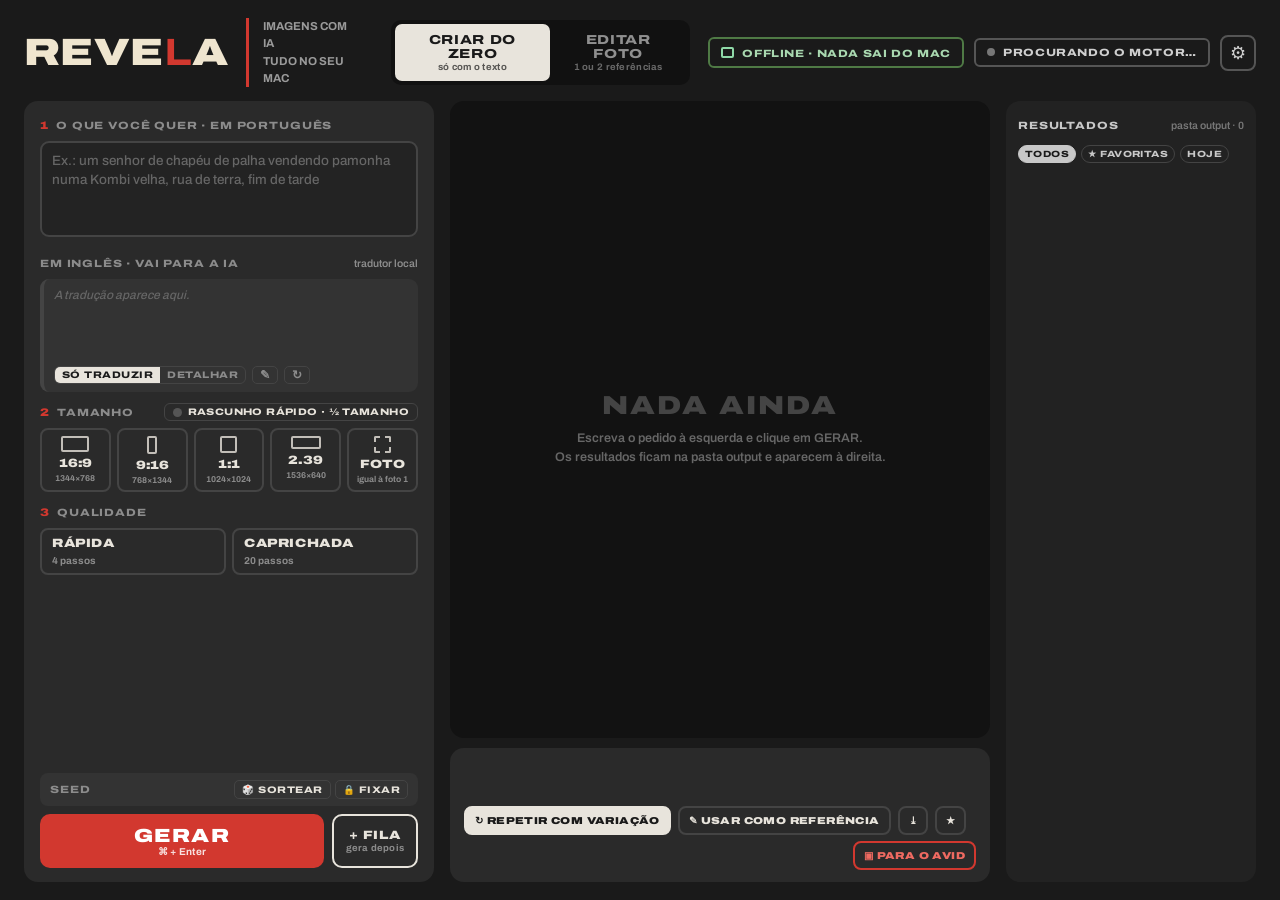
<file: ui/index.html>
<!doctype html>
<html lang="pt-BR">
<head>
  <meta charset="utf-8">
  <title>Revela</title>
  <link rel="stylesheet" href="style.css">
</head>
<body>

<header class="topo">
  <div class="logo">REVE<b>L</b>A</div>
  <div class="sub">IMAGENS COM IA<br>TUDO NO SEU MAC</div>
  <nav class="modos">
    <button id="mCriar" class="on">CRIAR DO ZERO<small>só com o texto</small></button>
    <button id="mEditar">EDITAR FOTO<small>1 ou 2 referências</small></button>
  </nav>
  <div class="direita">
    <div class="selo cadeado" title="O Revela só conversa com o próprio Mac (127.0.0.1). O ComfyUI roda em modo offline.">OFFLINE · NADA SAI DO MAC</div>
    <button class="selo" id="selo"><i></i><span id="seloTxt">PROCURANDO O MOTOR…</span></button>
    <button class="engr" id="engr" title="Ajustes e pastas">⚙</button>
  </div>
</header>

<main>
  <!-- ESQUERDA: o pedido -->
  <section class="cartao painel">
    <div class="bloco so-editar oculto" id="blocoFotos">
      <div class="cab"><span class="n">1</span><span class="rot">Fotos de referência</span><span class="dica">arraste, clique ou ⌘V</span></div>
      <div class="refs">
        <div class="ref vazia" data-slot="0"></div>
        <div class="ref vazia" data-slot="1"></div>
      </div>
    </div>

    <div class="bloco">
      <div class="cab"><span class="n" data-n="pedido">1</span><span class="rot">O que você quer · em português</span></div>
      <textarea class="pt" id="pt" spellcheck="true" placeholder="Ex.: um senhor de chapéu de palha vendendo pamonha numa Kombi velha, rua de terra, fim de tarde"></textarea>
      <div class="chips" id="chips"></div>
    </div>

    <div class="bloco">
      <div class="cab"><span class="rot">Em inglês · vai para a IA</span><span class="dica" id="tradDica">tradutor local</span></div>
      <div class="ingles" id="ingles">
        <textarea id="en" readonly placeholder="A tradução aparece aqui."></textarea>
        <div class="termos" id="termos"></div>
        <div class="barra">
          <div class="seg" id="segTrad"><span data-m="traduzir" class="on">SÓ TRADUZIR</span><span data-m="detalhar">DETALHAR</span></div>
          <button class="mini" id="btEditarEn" title="Editar o inglês à mão">✎</button>
          <button class="mini" id="btRetraduzir" title="Traduzir de novo">↻</button>
          <span class="aprov" id="aprov"></span>
        </div>
      </div>
    </div>

    <div class="bloco">
      <div class="cab"><span class="n" data-n="tam">2</span><span class="rot">Tamanho</span>
        <button class="tecla mini-t" id="rascunho" title="Metade da largura e da altura: bem mais rápido, para testar a ideia"><span class="led"></span>RASCUNHO RÁPIDO · ½ TAMANHO</button>
      </div>
      <div class="tamanhos" id="tamanhos">
        <button class="tam" data-t="169"><span class="fig" style="width:28px;height:16px"></span><b>16:9</b><small>1344×768</small></button>
        <button class="tam" data-t="916"><span class="fig" style="width:10px;height:18px"></span><b>9:16</b><small>768×1344</small></button>
        <button class="tam" data-t="11"><span class="fig" style="width:17px;height:17px"></span><b>1:1</b><small>1024×1024</small></button>
        <button class="tam" data-t="239"><span class="fig" style="width:30px;height:12.5px"></span><b>2.39</b><small>1536×640</small></button>
        <button class="tam" data-t="foto"><span class="fig" style="width:17px;height:17px;border-style:dashed"></span><b>FOTO</b><small id="tamFoto">igual à foto 1</small></button>
      </div>
    </div>

    <div class="bloco">
      <div class="cab"><span class="n" data-n="qual">3</span><span class="rot">Qualidade</span></div>
      <div class="qualid">
        <button class="q" data-q="rapida"><b>RÁPIDA</b><small id="estRapida">4 passos</small></button>
        <button class="q" data-q="caprichada"><b>CAPRICHADA</b><small id="estCaprichada">20 passos</small></button>
      </div>
    </div>

    <div class="rodape">
      <div class="seed">
        <span class="rot">Seed</span><span class="num" id="seed" title="Clique para digitar um seed"></span>
        <div class="acoes"><button id="sSortear" title="Um seed novo a cada imagem">🎲 SORTEAR</button><button id="sFixar" title="Manter este seed">🔒 FIXAR</button></div>
      </div>
      <div class="botoes">
        <button class="gerar" id="gerar">GERAR<small>⌘ + Enter</small></button>
        <button class="fila" id="btFila">+ FILA<small>gera depois</small></button>
      </div>
    </div>
  </section>

  <!-- CENTRO: o resultado -->
  <section class="centro">
    <div class="visor" id="visor">
      <div class="canto" id="canto"></div>
      <div class="canto2" id="canto2"></div>
      <div class="vazio-visor" id="vazioVisor">
        <b>NADA AINDA</b>
        <span>Escreva o pedido à esquerda e clique em GERAR.<br>Os resultados ficam na pasta output e aparecem à direita.</span>
      </div>
      <img id="imgVisor" class="oculto" alt="">
      <div class="etapas-visor oculto" id="etapas"></div>
      <button class="antes oculto" id="btAntes" title="Segure para ver a foto 1 (antes)">⇆ ANTES</button>
      <div class="progresso oculto" id="progresso">
        <div class="l1">
          <div class="tempo" id="pTempo">0:00</div>
          <div class="txt"><b id="pEtapa">PREPARANDO</b><br><span id="pSub"></span></div>
          <button class="cancelar" id="btCancelar">✕ CANCELAR</button>
        </div>
        <div class="trilho"><i id="pBarra"></i><span class="marcas" id="pMarcas"></span></div>
      </div>
    </div>

    <div class="info" id="info">
      <div class="dados" id="dados"></div>
      <div class="acoes2" id="acoes">
        <button class="ac forte" id="btVariar" title="Mesmo pedido, outro seed">↻ REPETIR COM VARIAÇÃO</button>
        <button class="ac" id="btUsar" title="Usar este resultado como foto 1 (editar em etapas)">✎ USAR COMO REFERÊNCIA</button>
        <button class="ac" id="btCarregar" title="Carregar o pedido, o tamanho e o seed desta imagem (para refazer igual)">⤓</button>
        <button class="ac" id="btFav" title="Favorita">★</button>
        <div class="dir avid">
          <button class="ac verm" id="btAvid" title="Cópia 1920×1080 em PNG na pasta output/Para o Avid">▣ PARA O AVID</button>
          <div class="menu oculto" id="menuAvid">
            <button data-p="1"><b>PREENCHER</b><small>corta as sobras, sem tarja</small></button>
            <button data-p="0"><b>ENCAIXAR</b><small>imagem inteira, com tarja preta</small></button>
          </div>
        </div>
      </div>
    </div>
  </section>

  <!-- DIREITA: galeria da pasta output -->
  <aside class="galeria">
    <div class="cab"><span class="rot">Resultados</span><button class="dica" id="abrirOutput" title="Abrir a pasta output">pasta output · <span id="nGal">0</span></button></div>
    <div class="filtro" id="filtro"><button data-f="todos" class="on">TODOS</button><button data-f="fav">★ FAVORITAS</button><button data-f="hoje">HOJE</button></div>
    <div class="fila-lista oculto" id="filaLista"></div>
    <div class="grade" id="grade"></div>
  </aside>
</main>

<!-- ajustes -->
<div class="fundo-modal oculto" id="modal">
  <div class="modal">
    <div class="cab"><span class="rot">Ajustes</span><button class="fechar" id="fecharModal">✕</button></div>
    <div class="linhas" id="ajustes"></div>
    <p class="creditos">Motor: <b>ComfyUI</b> (GPL-3.0) · Modelos: <b>FLUX.2 [klein] 4B</b>, Black Forest Labs (Apache 2.0) ·
      Tradutor: <b>Qwen3 4B Instruct</b> (Apache 2.0) no <b>llama.cpp</b> (MIT). Tudo roda neste Mac.</p>
  </div>
</div>

<!-- primeira abertura: instalar o motor, os modelos e o tradutor -->
<div class="instalacao oculto" id="instalacao">
  <div class="inst-cartao">
    <div class="rot">Primeira abertura</div>
    <h2>PREPARAR ESTE MAC</h2>
    <p id="instTexto"></p>
    <dl class="inst-info" id="instInfo"></dl>
    <div class="inst-progresso oculto" id="instProgresso">
      <div class="inst-passo"><b id="instPasso"></b><span id="instN"></span></div>
      <div class="trilho"><i id="instBarra"></i></div>
      <small>Pode fechar o Revela e abrir depois: o que já baixou é aproveitado.</small>
    </div>
    <div class="inst-msg" id="instMsg"></div>
    <div class="inst-botoes">
      <button class="gerar" id="btInstalar">INSTALAR<small id="instTam"></small></button>
      <button class="ac" id="btInstLog">VER O REGISTRO</button>
    </div>
  </div>
</div>

<div class="aviso oculto" id="aviso"></div>

<script src="app.js"></script>
</body>
</html>
</file>
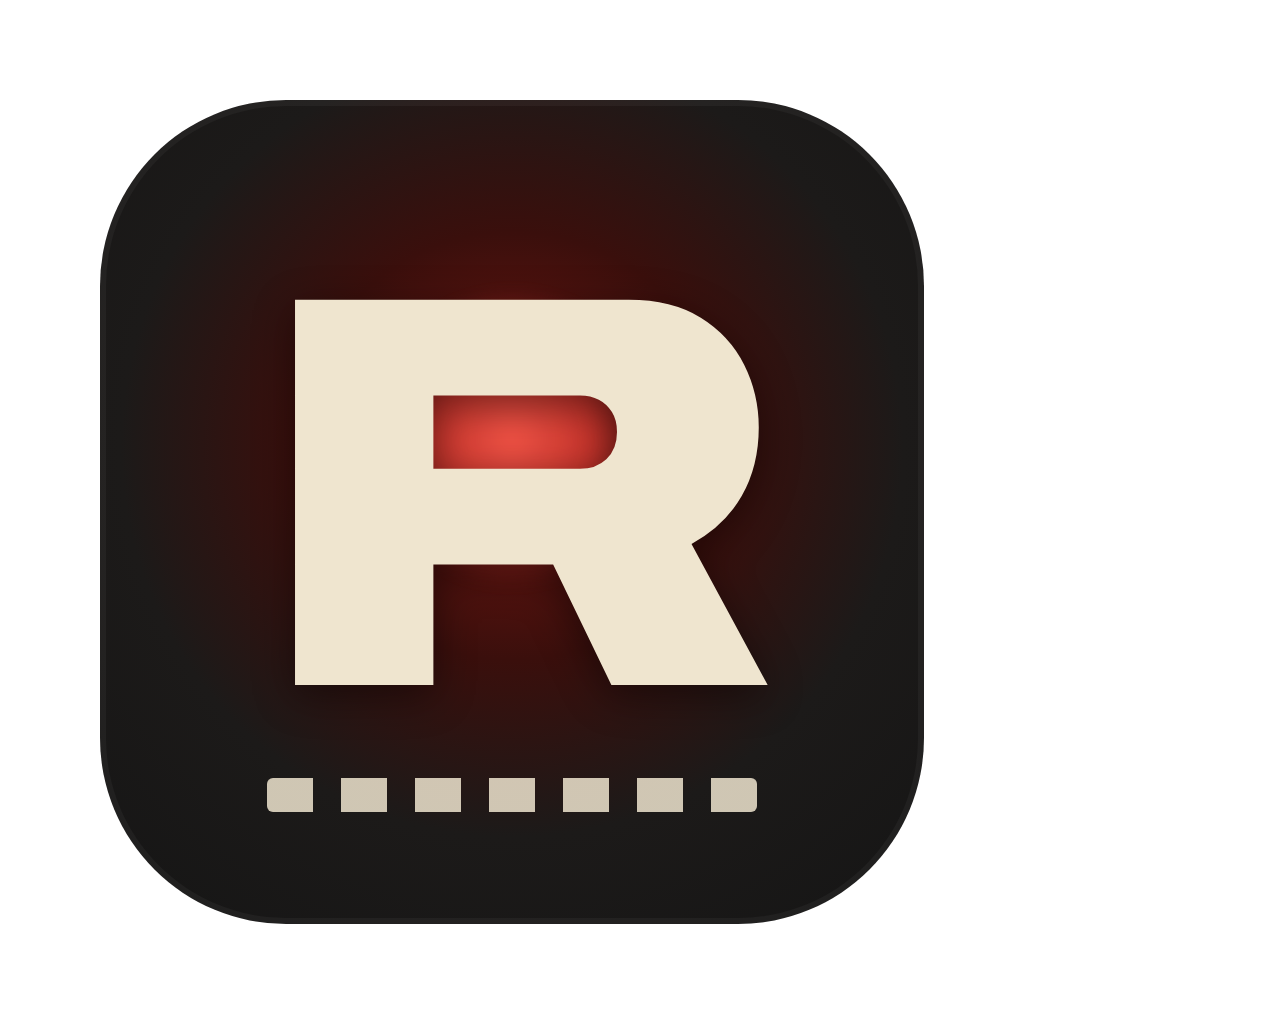
<file: docs/icone/icone.html>
<!doctype html><html><head><meta charset="utf-8"><style>
@font-face { font-family: "Archivo"; src: url("archivo.woff2") format("woff2"); font-weight: 100 900; font-stretch: 62% 125%; }
html,body{margin:0;width:1024px;height:1024px;background:transparent;overflow:hidden}
.q{position:absolute;left:100px;top:100px;width:824px;height:824px;border-radius:186px;overflow:hidden;
  background:radial-gradient(circle at 50% 42%, #7a1712 0%, #3a0f0c 34%, #1c1a19 62%, #151515 100%);
  box-shadow: inset 0 0 0 6px rgba(255,255,255,.04)}
.luz{position:absolute;left:50%;top:41%;width:300px;height:300px;margin:-150px 0 0 -150px;border-radius:50%;
  background:radial-gradient(circle, #ff5a4c 0%, #d2382f 38%, rgba(210,56,47,0) 70%);filter:blur(8px);opacity:.9}
.r{position:absolute;left:0;right:0;top:118px;text-align:center;font-family:Archivo;font-weight:900;font-stretch:125%;
  font-size:560px;line-height:1;color:#efe5cf;letter-spacing:-.02em;text-shadow:0 10px 40px rgba(0,0,0,.45)}
.faixa{position:absolute;left:167px;width:490px;bottom:112px;height:34px;border-radius:6px;
  background:repeating-linear-gradient(90deg,#efe5cf 0 46px,transparent 46px 74px);opacity:.85}
</style></head><body><div class="q"><div class="luz"></div><div class="r">R</div><div class="faixa"></div></div></body></html>
</file>
<file: ui/style.css>
@font-face {
  font-family: "Archivo";
  src: url("fonts/archivo.woff2") format("woff2");
  font-weight: 100 900;
  font-stretch: 62% 125%;
}
/* tema "sala de cor": cinza neutro, para julgar a cor da imagem sem nada colorido em volta */
:root {
  --papel: #2a2a2a; --papel2: #333333; --papel3: #232323; --tinta: #e8e4dc; --fundo: #1a1a1a;
  --cinza: #8c8c8c; --linha: #444444; --visor: #121212; --sub: #9a9a9a; --galeria: #222222; --galtxt: #c8c8c8;
  --verm: #d2382f; --ok: #4f7a45; --ambar: #c9902e; --creme: #efe5cf;
}
* { box-sizing: border-box; margin: 0; padding: 0; }
html, body { height: 100%; }
body { background: var(--fundo); font-family: Archivo, sans-serif; color: var(--tinta); padding: 18px 24px;
  display: flex; flex-direction: column; overflow: hidden; user-select: none; -webkit-user-select: none; }
body.arrastando .refs .ref { outline: 3px dashed var(--verm); outline-offset: -3px; }
button { font: inherit; color: inherit; background: none; border: 0; cursor: pointer; text-align: inherit; }
button:disabled { opacity: .4; cursor: default; }
.oculto { display: none !important; }
.rot { font-size: 10.5px; font-weight: 800; color: var(--cinza); font-stretch: 125%; letter-spacing: .08em; text-transform: uppercase; }

/* topo */
.topo { display: flex; align-items: center; gap: 18px; margin-bottom: 14px; flex: none; }
.logo { font-stretch: 125%; font-weight: 900; font-size: 38px; color: var(--creme); letter-spacing: .01em; }
.logo b { color: var(--verm); }
.sub { border-left: 3px solid var(--verm); padding-left: 14px; color: var(--sub); font-size: 11.5px; font-weight: 700; line-height: 1.5; }
.modos { display: flex; margin-left: 14px; background: #111; border-radius: 10px; padding: 4px; }
.modos button { padding: 9px 18px; border-radius: 7px; font-size: 13px; font-weight: 800; color: #8f8f8f; font-stretch: 125%; letter-spacing: .05em; text-align: center; }
.modos button.on { background: var(--tinta); color: #1a1a1a; }
.modos button small { display: block; font-size: 9.5px; font-weight: 700; letter-spacing: .03em; opacity: .7; font-stretch: 100%; margin-top: 1px; }
.direita { margin-left: auto; display: flex; gap: 10px; align-items: center; }
.selo { border: 2px solid #555; color: #cfcfcf; font-size: 10.5px; font-weight: 800; padding: 7px 11px; border-radius: 6px; font-stretch: 125%; letter-spacing: .06em; white-space: nowrap; }
.selo i { display: inline-block; width: 8px; height: 8px; border-radius: 50%; background: #777; margin-right: 8px; }
.selo.ligado i { background: #7fbf72; }
.selo.ligando i { background: var(--ambar); animation: pisca .8s infinite alternate; }
.selo.erro { border-color: var(--verm); color: #f0b3ae; }
.selo.erro i { background: var(--verm); }
.selo.cadeado { border-color: #4f7a45; color: #a9d8b0; cursor: default; }
.selo.cadeado::before { content: ""; display: inline-block; width: 9px; height: 7px; border: 2px solid #8fd9a8; border-radius: 2px; margin-right: 8px; position: relative; top: 1px; }
@keyframes pisca { to { opacity: .25; } }
.engr { width: 36px; height: 36px; border-radius: 8px; border: 2px solid #555; color: #cfcfcf; font-size: 18px; display: grid; place-items: center; }

main { flex: 1; min-height: 0; display: grid; grid-template-columns: 410px minmax(0, 1fr) 250px; gap: 16px; }
.cartao { background: var(--papel); border-radius: 14px; min-height: 0; }

/* painel esquerdo */
.painel { display: flex; flex-direction: column; padding: 14px 16px; gap: 10px; overflow-y: auto; }
.bloco { display: flex; flex-direction: column; gap: 6px; }
.cab { display: flex; align-items: center; gap: 8px; min-height: 20px; }
.cab .n { color: var(--verm); font-weight: 900; font-size: 11px; font-stretch: 125%; }
.cab .dica { margin-left: auto; font-size: 10.5px; color: var(--cinza); font-weight: 600; white-space: nowrap; }

.refs { display: grid; grid-template-columns: 1fr 1fr; gap: 8px; }
.ref { height: 92px; border-radius: 9px; position: relative; overflow: hidden; background: var(--papel2); cursor: pointer; }
.ref img { width: 100%; height: 100%; object-fit: cover; display: block; }
.ref .tag { position: absolute; left: 6px; top: 6px; background: rgba(20,20,20,.85); color: var(--creme); font-size: 9.5px; font-weight: 800; padding: 3px 6px; border-radius: 4px; font-stretch: 125%; letter-spacing: .05em; }
.ref .x { position: absolute; right: 6px; top: 5px; background: rgba(20,20,20,.85); color: var(--creme); width: 20px; height: 20px; border-radius: 50%; font-size: 11px; display: grid; place-items: center; text-align: center; }
.ref .de { position: absolute; left: 6px; bottom: 6px; background: var(--verm); color: #fff; font-size: 9px; font-weight: 800; padding: 2px 6px; border-radius: 4px; }
.ref .dim { position: absolute; right: 6px; bottom: 6px; background: rgba(20,20,20,.85); color: #bbb; font-size: 9px; font-weight: 700; padding: 2px 5px; border-radius: 4px; }
.ref.vazia { border: 2px dashed var(--linha); background: transparent; display: flex; flex-direction: column; align-items: center; justify-content: center; text-align: center; color: var(--cinza); font-size: 11px; font-weight: 700; line-height: 1.35; gap: 3px; }
.ref.vazia b { font-size: 22px; font-weight: 400; line-height: 1; }
.ref.vazia span { font-weight: 600; font-size: 10.5px; }
.ref.alvo { outline: 3px solid var(--verm) !important; }

textarea { width: 100%; border-radius: 9px; border: 2px solid var(--linha); background: var(--papel3); font: inherit; color: var(--tinta); font-size: 13.5px; font-weight: 600; line-height: 1.42; padding: 8px 10px; resize: none; outline: none; user-select: text; -webkit-user-select: text; }
textarea:focus { border-color: #666; }
textarea::placeholder { color: #666; font-weight: 500; }
.pt { height: 96px; }
body.criar .pt { height: 150px; }
.chips { display: flex; flex-wrap: wrap; gap: 5px; }
.chip { font-size: 9.5px; font-weight: 800; border: 1.5px solid var(--linha); border-radius: 20px; padding: 2px 7px; color: var(--tinta); font-stretch: 112%; letter-spacing: .02em; white-space: nowrap; }
.chip.on { background: var(--tinta); color: #1a1a1a; border-color: var(--tinta); }
.chip.mais { color: var(--cinza); border-style: dashed; }

.ingles { background: var(--papel2); border-radius: 9px; padding: 8px 10px 8px; border-left: 4px solid var(--linha); }
.ingles.em-dia { border-left-color: var(--ok); }
.ingles.velho, .ingles.traduzindo { border-left-color: var(--ambar); }
.ingles textarea { background: transparent; border: 0; padding: 0; font-size: 12px; line-height: 1.42; font-weight: 500; font-style: italic; height: 66px; color: var(--tinta); }
.ingles textarea:not([readonly]) { font-style: normal; background: var(--papel3); padding: 4px 6px; border-radius: 5px; }
.ingles.traduzindo textarea { opacity: .45; }
.termos { display: flex; flex-wrap: wrap; gap: 4px; margin-top: 4px; }
.termos span { font-size: 9.5px; font-weight: 700; color: var(--cinza); font-style: italic; }
.ingles .barra { white-space: nowrap; display: flex; align-items: center; gap: 6px; margin-top: 6px; }
.seg { display: flex; border: 1.5px solid var(--linha); border-radius: 6px; overflow: hidden; }
.seg span { font-size: 9.5px; font-weight: 800; padding: 3px 7px; font-stretch: 125%; letter-spacing: .05em; color: var(--cinza); cursor: pointer; }
.seg span.on { background: var(--tinta); color: #1a1a1a; }
.mini { font-size: 12px; font-weight: 800; color: var(--cinza); padding: 1px 7px; border-radius: 5px; border: 1.5px solid var(--linha); }
.mini.on { background: var(--tinta); color: #1a1a1a; }
.aprov { margin-left: auto; font-size: 10px; font-weight: 800; color: #fff; padding: 4px 8px; border-radius: 5px; font-stretch: 125%; letter-spacing: .05em; }
.aprov.em-dia { background: var(--ok); }
.aprov.velho { background: var(--ambar); color: #1a1a1a; }
.aprov.traduzindo { background: #555; }
.aprov.editado { background: #555; }

.tamanhos { display: grid; grid-template-columns: repeat(5, 1fr); gap: 6px; }
.tam { border: 2px solid var(--linha); border-radius: 8px; padding: 6px 2px 5px; display: flex; flex-direction: column; align-items: center; gap: 4px; text-align: center; }
.tam .fig { border: 2px solid currentColor; border-radius: 2px; opacity: .8; }
.tam b { font-size: 12px; font-weight: 900; font-stretch: 125%; }
.tam small { font-size: 8.5px; font-weight: 700; color: var(--cinza); white-space: nowrap; }
.tam.on { background: var(--tinta); color: #1a1a1a; border-color: var(--tinta); }
.tam.on small { color: #555; }
.tecla { white-space: nowrap; display: flex; align-items: center; gap: 8px; border: 2px solid var(--linha); border-radius: 8px; padding: 7px 10px; font-size: 11px; font-weight: 800; font-stretch: 125%; letter-spacing: .04em; }
.tecla.mini-t { margin-left: auto; padding: 3px 8px; font-size: 9.5px; border-width: 1.5px; border-radius: 6px; gap: 6px; }
.tecla .led { width: 9px; height: 9px; border-radius: 50%; background: #555; }
.tecla.on .led { background: var(--ambar); box-shadow: 0 0 6px var(--ambar); }

.qualid { display: grid; grid-template-columns: 1fr 1fr; gap: 6px; }
.q { border: 2px solid var(--linha); border-radius: 8px; padding: 6px 10px; }
.q b { display: block; font-size: 12px; font-weight: 900; font-stretch: 125%; letter-spacing: .05em; }
.q small { font-size: 10px; font-weight: 700; color: var(--cinza); }
.q.on { background: var(--tinta); color: #1a1a1a; border-color: var(--tinta); }
.q.on small { color: #555; }

.rodape { margin-top: auto; display: flex; flex-direction: column; gap: 8px; padding-top: 4px; }
.seed { display: flex; align-items: center; gap: 8px; background: var(--papel2); border-radius: 8px; padding: 7px 10px; }
.seed .num { cursor: text; font-size: 15px; font-weight: 800; font-variant-numeric: tabular-nums; letter-spacing: .02em; }
.seed input { width: 150px; font: inherit; font-size: 15px; font-weight: 800; background: var(--papel3); color: var(--tinta); border: 1.5px solid var(--linha); border-radius: 5px; padding: 1px 5px; outline: none; }
.seed .acoes { margin-left: auto; display: flex; gap: 4px; }
.seed .acoes button { white-space: nowrap; font-size: 9.5px; font-weight: 800; border: 1.5px solid var(--linha); border-radius: 5px; padding: 3px 7px; font-stretch: 125%; letter-spacing: .05em; }
.seed .acoes button.on { background: var(--tinta); color: #1a1a1a; border-color: var(--tinta); }
.botoes { display: flex; gap: 8px; }
.gerar { flex: 1; background: var(--verm); color: #fff; border-radius: 10px; padding: 11px; font-size: 19px; font-weight: 900; font-stretch: 125%; letter-spacing: .08em; text-align: center; }
.gerar small { display: block; font-size: 10px; font-weight: 700; letter-spacing: .03em; opacity: .85; font-stretch: 100%; }
.gerar.ocupado { background: #6e3f39; cursor: default; }
.fila { border: 2px solid var(--tinta); border-radius: 10px; padding: 10px 12px; font-size: 12px; font-weight: 900; font-stretch: 125%; letter-spacing: .06em; text-align: center; line-height: 1.2; }
.fila small { display: block; font-size: 9.5px; font-weight: 700; letter-spacing: .02em; font-stretch: 100%; color: var(--cinza); }

/* visor central */
.centro { display: flex; flex-direction: column; gap: 10px; min-height: 0; }
.visor { flex: 1; min-height: 0; background: var(--visor); border-radius: 14px; position: relative; display: flex; align-items: center; justify-content: center; overflow: hidden; padding: 40px 22px 22px; }
.visor img { max-width: 100%; max-height: 100%; object-fit: contain; display: block; border-radius: 3px; }
.visor img.previa { filter: saturate(1.1); }
.visor .canto { z-index: 2; position: absolute; left: 16px; top: 14px; font-size: 10px; font-weight: 800; color: #a0a0a0; font-stretch: 125%; letter-spacing: .08em; display: flex; gap: 8px; align-items: center; }
.visor .canto .pisca { width: 8px; height: 8px; border-radius: 50%; background: var(--verm); animation: pisca .8s infinite alternate; }
.visor .canto2 { z-index: 2; position: absolute; right: 16px; top: 14px; font-size: 10px; font-weight: 800; color: #777; font-stretch: 125%; letter-spacing: .06em; }
.vazio-visor { text-align: center; color: #666; display: flex; flex-direction: column; gap: 10px; }
.vazio-visor b { font-size: 26px; font-weight: 900; font-stretch: 125%; color: #444; letter-spacing: .08em; }
.vazio-visor span { font-size: 12.5px; font-weight: 600; line-height: 1.5; }
.antes { position: absolute; right: 16px; bottom: 16px; z-index: 2; background: rgba(20,20,20,.85); border: 1.5px solid #555; color: #ddd; font-size: 10px; font-weight: 800; padding: 6px 10px; border-radius: 6px; font-stretch: 125%; letter-spacing: .06em; }
.etapas-visor { position: absolute; left: 16px; bottom: 16px; z-index: 2; display: flex; gap: 6px; align-items: center; background: rgba(20,20,20,.85); padding: 5px; border-radius: 8px; }
.etapas-visor button { display: flex; flex-direction: column; align-items: center; gap: 2px; font-size: 8.5px; font-weight: 800; color: #bbb; font-stretch: 112%; letter-spacing: .04em; }
.etapas-visor img { width: 44px; height: 30px; object-fit: cover; border-radius: 3px; border: 2px solid transparent; }
.etapas-visor button.atual img { border-color: var(--verm); }
.etapas-visor .seta { color: #777; font-weight: 900; font-size: 11px; }

.progresso { z-index: 3; position: absolute; left: 50%; bottom: 24px; transform: translateX(-50%); width: 540px; background: var(--creme); color: #34312d; border-radius: 12px; padding: 14px 16px; box-shadow: 0 10px 34px rgba(0,0,0,.55); }
.progresso .l1 { display: flex; align-items: center; gap: 14px; }
.progresso .tempo { font-size: 38px; font-weight: 900; font-stretch: 125%; line-height: .9; font-variant-numeric: tabular-nums; min-width: 120px; }
.progresso .txt { white-space: nowrap; font-size: 11px; font-weight: 700; color: #8a8273; line-height: 1.4; overflow: hidden; text-overflow: ellipsis; }
.progresso .txt b { color: #34312d; font-stretch: 125%; letter-spacing: .05em; font-size: 11.5px; text-transform: uppercase; }
.progresso .cancelar { white-space: nowrap; margin-left: auto; border: 2px solid #34312d; border-radius: 8px; padding: 8px 12px; font-size: 12px; font-weight: 900; font-stretch: 125%; letter-spacing: .06em; }
.trilho { height: 10px; background: #d9cdb2; border-radius: 5px; margin-top: 12px; overflow: hidden; position: relative; }
.trilho i { position: absolute; left: 0; top: 0; bottom: 0; width: 0; background: var(--verm); border-radius: 5px; }
.trilho .marcas { position: absolute; inset: 0; }

.info { background: var(--papel); border-radius: 14px; padding: 12px 14px; display: flex; flex-direction: column; gap: 10px; flex: none; }
.info.vazia .acoes2 button, .info.vazia .acoes2 .avid { visibility: hidden; }
.dados { display: flex; gap: 22px; align-items: flex-end; min-height: 36px; }
.dado { white-space: nowrap; }
.dado .rot { display: block; margin-bottom: 2px; }
.dado b { font-size: 16px; font-weight: 900; font-stretch: 125%; font-variant-numeric: tabular-nums; }
.pedido { flex: 1; min-width: 0; font-size: 11.5px; font-weight: 600; color: var(--cinza); line-height: 1.35; border-left: 2px solid var(--linha); padding-left: 12px; overflow: hidden; display: -webkit-box; -webkit-line-clamp: 2; -webkit-box-orient: vertical; user-select: text; -webkit-user-select: text; }
.acoes2 { display: flex; flex-wrap: wrap; gap: 6px 7px; align-items: center; }
.ac { border: 2px solid var(--linha); border-radius: 8px; padding: 7px 9px; font-size: 10px; font-weight: 900; font-stretch: 125%; letter-spacing: .04em; white-space: nowrap; }
.ac.forte { background: var(--tinta); color: #1a1a1a; border-color: var(--tinta); }
.ac.verm { border-color: var(--verm); color: #ef6a61; }
.ac.on { color: #f0c24d; border-color: #f0c24d; }
.dir { margin-left: auto; }
.avid { position: relative; }
.menu { position: absolute; right: 0; bottom: calc(100% + 6px); background: #111; border: 1.5px solid #444; border-radius: 9px; padding: 5px; width: 230px; box-shadow: 0 8px 24px rgba(0,0,0,.5); z-index: 5; }
.menu button { display: block; width: 100%; padding: 7px 9px; border-radius: 6px; }
.menu button:hover { background: #2a2a2a; }
.menu b { display: block; font-size: 11px; font-weight: 900; font-stretch: 125%; letter-spacing: .05em; }
.menu small { font-size: 10px; color: var(--cinza); font-weight: 600; }

/* galeria */
.galeria { background: var(--galeria); border-radius: 14px; padding: 14px 12px; display: flex; flex-direction: column; gap: 10px; min-height: 0; overflow: hidden; color: var(--galtxt); }
.galeria .cab .rot { color: var(--galtxt); }
.galeria .cab .dica { color: #777; }
.filtro { display: flex; gap: 5px; }
.filtro button { white-space: nowrap; font-size: 9px; font-weight: 800; border: 1.5px solid #444; border-radius: 20px; padding: 3px 6px; font-stretch: 125%; letter-spacing: .05em; }
.filtro button.on { background: var(--galtxt); color: #1a1a1a; border-color: var(--galtxt); }
.fila-lista { background: rgba(0,0,0,.28); border-radius: 9px; padding: 8px 9px; display: flex; flex-direction: column; gap: 6px; flex: none; }
.fila-lista .it { display: flex; gap: 8px; font-size: 10.5px; font-weight: 700; line-height: 1.3; align-items: center; }
.fila-lista .it b { width: 18px; height: 18px; flex: none; border-radius: 50%; background: #444; color: var(--creme); display: grid; place-items: center; font-size: 10px; }
.fila-lista .it.ativo b { background: var(--verm); }
.fila-lista .it div { flex: 1; min-width: 0; overflow: hidden; text-overflow: ellipsis; white-space: nowrap; }
.fila-lista .it small { display: block; color: #777; font-size: 9.5px; }
.fila-lista .it button { color: #888; font-size: 11px; padding: 0 3px; }
.grade { display: grid; grid-template-columns: 1fr 1fr; grid-auto-rows: 109px; gap: 7px; overflow-y: auto; flex: 1; min-height: 0; align-content: start; }
.mini-img { position: relative; border-radius: 6px; overflow: hidden; background: #111; cursor: pointer; }
.mini-img img { width: 100%; height: 100%; object-fit: cover; display: block; }
.mini-img .leg { position: absolute; left: 0; right: 0; bottom: 0; padding: 10px 5px 3px; font-size: 8.5px; font-weight: 800; color: var(--creme); background: linear-gradient(transparent, rgba(0,0,0,.8)); font-stretch: 112%; letter-spacing: .03em; }
.mini-img.sel { outline: 3px solid var(--verm); outline-offset: -3px; }
.mini-img .fav { position: absolute; right: 5px; top: 4px; color: #f0c24d; font-size: 12px; text-shadow: 0 1px 2px #000; }
.mini-img.gerando { display: grid; place-items: center; border: 2px dashed var(--verm); background: #1e1e1e; }
.mini-img.gerando img { position: absolute; inset: 0; opacity: .55; }
.mini-img.gerando span { position: relative; font-size: 9px; font-weight: 800; color: #ff7b72; font-stretch: 125%; letter-spacing: .06em; text-align: center; line-height: 1.4; text-shadow: 0 1px 3px #000; }
.grade .nada { grid-column: 1 / -1; font-size: 11px; color: #666; font-weight: 600; line-height: 1.5; padding: 8px 2px; }

/* ajustes */
.fundo-modal { position: fixed; inset: 0; background: rgba(0,0,0,.6); display: grid; place-items: center; z-index: 10; }
.modal { width: 640px; background: var(--papel); border-radius: 14px; padding: 18px 20px; display: flex; flex-direction: column; gap: 14px; box-shadow: 0 20px 60px rgba(0,0,0,.6); }
.modal .fechar { margin-left: auto; font-size: 14px; color: var(--cinza); }
.linhas { display: flex; flex-direction: column; gap: 8px; }
.linha { display: grid; grid-template-columns: 130px 1fr auto; gap: 10px; align-items: center; font-size: 11.5px; }
.linha .rot { font-size: 9.5px; }
.linha code { font-family: ui-monospace, Menlo, monospace; font-size: 10.5px; color: var(--tinta); overflow: hidden; text-overflow: ellipsis; white-space: nowrap; user-select: text; -webkit-user-select: text; }
.linha button { font-size: 9.5px; font-weight: 800; border: 1.5px solid var(--linha); border-radius: 5px; padding: 3px 8px; font-stretch: 125%; letter-spacing: .05em; }
.creditos { font-size: 10.5px; color: var(--cinza); line-height: 1.5; border-top: 1.5px solid var(--linha); padding-top: 10px; }
.creditos b { color: var(--tinta); }

.aviso { position: fixed; left: 50%; bottom: 26px; transform: translateX(-50%); background: var(--creme); color: #34312d; padding: 12px 18px; border-radius: 8px; font-weight: 700; font-size: 13px; max-width: 70%; box-shadow: 0 6px 24px rgba(0,0,0,.5); z-index: 20; }
.aviso.erro { background: #f3c9c4; }

/* primeira abertura */
.instalacao { position: fixed; inset: 0; background: rgba(20,20,20,.97); display: grid; place-items: center; z-index: 15; }
.inst-cartao { width: 640px; background: var(--papel); border-radius: 16px; padding: 26px 28px; display: flex; flex-direction: column; gap: 14px; box-shadow: 0 20px 60px rgba(0,0,0,.6); }
.inst-cartao h2 { font-size: 30px; font-weight: 900; font-stretch: 125%; letter-spacing: .03em; color: var(--creme); }
.inst-cartao p { font-size: 13.5px; line-height: 1.55; font-weight: 600; color: #cfcfcf; }
.inst-cartao p b { color: var(--creme); }
.inst-info { display: grid; grid-template-columns: 120px 1fr; gap: 6px 12px; font-size: 12px; border-top: 1.5px solid var(--linha); border-bottom: 1.5px solid var(--linha); padding: 12px 0; }
.inst-info dt { font-size: 9.5px; font-weight: 800; color: var(--cinza); font-stretch: 125%; letter-spacing: .08em; text-transform: uppercase; padding-top: 2px; }
.inst-info dd { font-weight: 600; color: var(--tinta); overflow: hidden; text-overflow: ellipsis; user-select: text; -webkit-user-select: text; }
.inst-info dd.ruim { color: #ef6a61; }
.inst-progresso { display: flex; flex-direction: column; gap: 8px; }
.inst-progresso small { font-size: 11px; color: var(--cinza); font-weight: 600; }
.inst-passo { display: flex; gap: 10px; align-items: baseline; font-size: 13px; }
.inst-passo b { font-weight: 800; color: var(--creme); }
.inst-passo span { margin-left: auto; font-size: 11px; color: var(--cinza); font-weight: 700; white-space: nowrap; }
.inst-progresso .trilho { margin-top: 0; background: #444; }
.inst-msg { font-size: 12.5px; font-weight: 700; line-height: 1.5; min-height: 0; }
.inst-msg.erro { color: #ef6a61; }
.inst-msg.ok { color: #8fd9a8; }
.inst-botoes { display: flex; gap: 10px; align-items: center; }
.inst-botoes .gerar { flex: 1; }
.inst-botoes .gerar.ocupado small { opacity: .8; }
</file>
